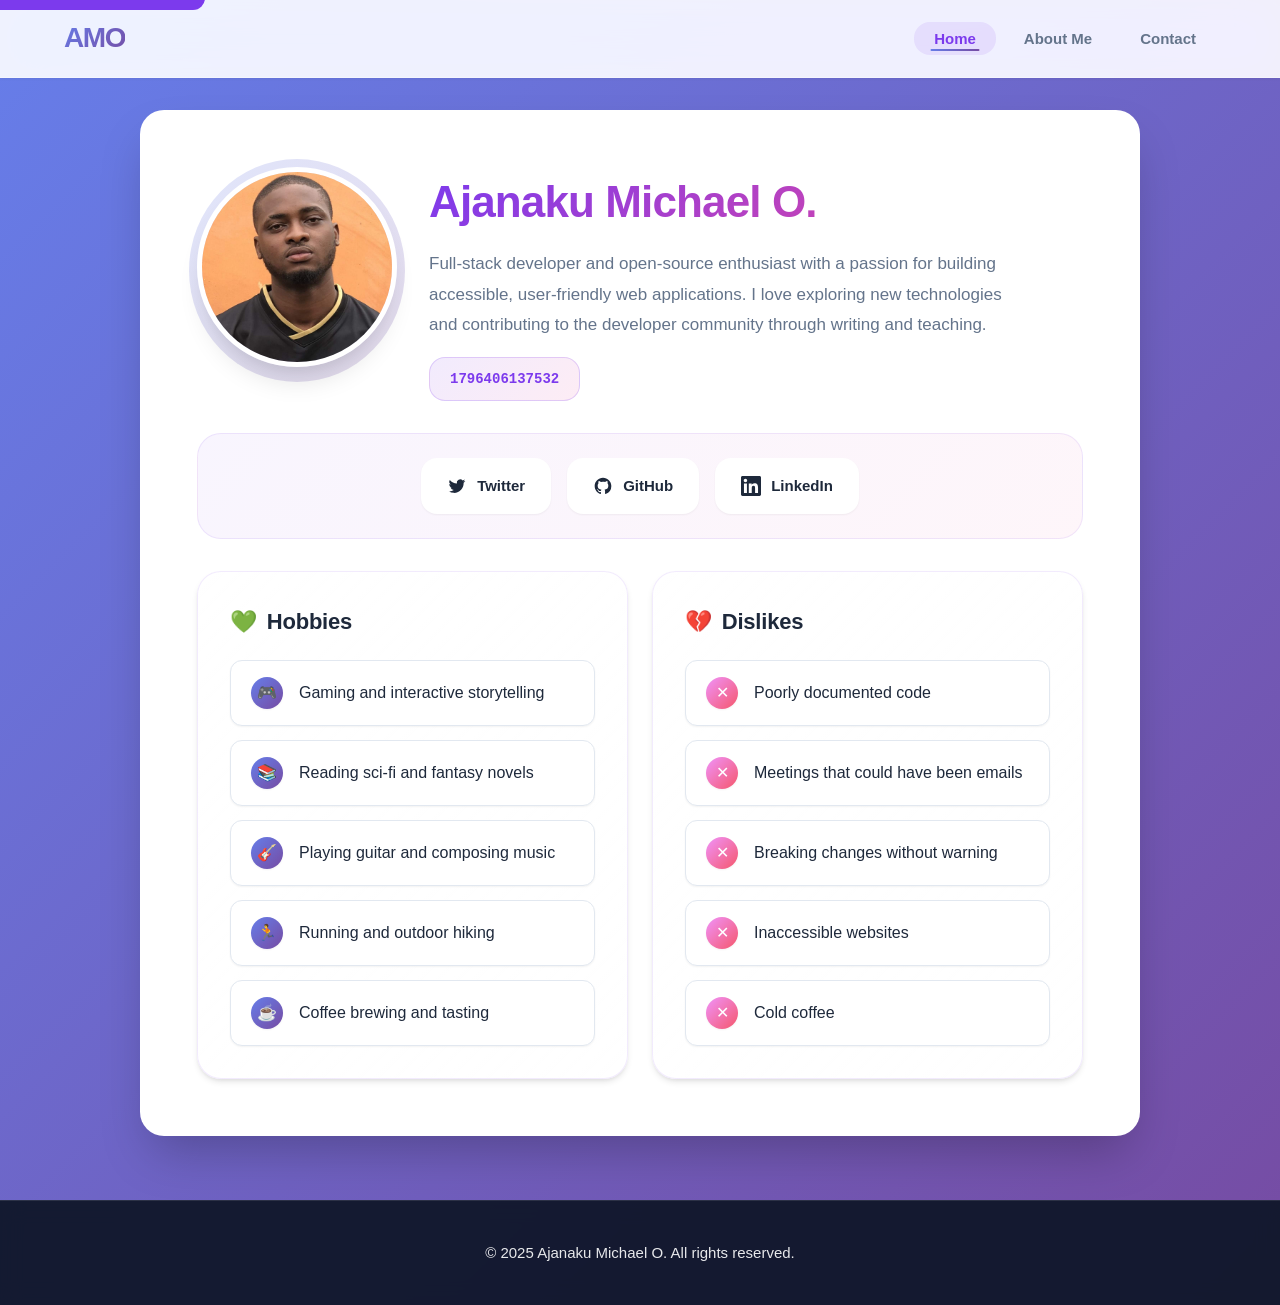
<file: index.html>
<!DOCTYPE html>
<html lang="en">
<head>
  <meta charset="UTF-8">
  <meta name="viewport" content="width=device-width, initial-scale=1.0">
  <title>Profile Card - Ajanaku Michael O.</title>
  <link rel="stylesheet" href="styles.css">
</head>
<body>
  <a href="#main-content" class="skip-link">Skip to main content</a>
  
  <nav class="main-nav" aria-label="Main navigation">
    <div class="nav-container">
      <a href="index.html" class="nav-logo">AMO</a>
      <ul class="nav-links">
        <li><a href="index.html" class="nav-link active" aria-current="page">Home</a></li>
        <li><a href="about.html" class="nav-link">About Me</a></li>
        <li><a href="contact.html" class="nav-link">Contact</a></li>
      </ul>
    </div>
  </nav>

  <article class="profile-card" data-testid="test-profile-card" id="main-content" role="main" aria-label="User profile card">
    <div class="card-content">
      <header class="card-header">
        <figure class="avatar-container">
          <img 
            src="assets/IMG_2901.jpeg" 
            alt="Profile picture of Ajanaku Michael O."
            class="avatar"
            data-testid="test-user-avatar"
          >
        </figure>
        
        <div class="header-text">
          <h2 data-testid="test-user-name">Ajanaku Michael O.</h2>
          <p class="bio" data-testid="test-user-bio">
            Full-stack developer and open-source enthusiast with a passion for building accessible, user-friendly web applications. I love exploring new technologies and contributing to the developer community through writing and teaching.
          </p>
          <span class="timestamp" data-testid="test-user-time" aria-label="Current timestamp in milliseconds"></span>
        </div>
      </header>

      <nav class="social-links" aria-label="Social media links" data-testid="test-user-social-links">
        <ul>
          <li>
            <a 
              href="https://x.com/Ajanaku_iStan" 
              target="_blank" 
              rel="noopener noreferrer"
              data-testid="test-user-social-twitter"
              aria-label="Visit Ajanaku Michael O. on Twitter"
            >
              <svg class="social-icon" fill="currentColor" viewBox="0 0 24 24" aria-hidden="true">
                <path d="M8.29 20.251c7.547 0 11.675-6.253 11.675-11.675 0-.178 0-.355-.012-.53A8.348 8.348 0 0022 5.92a8.19 8.19 0 01-2.357.646 4.118 4.118 0 001.804-2.27 8.224 8.224 0 01-2.605.996 4.107 4.107 0 00-6.993 3.743 11.65 11.65 0 01-8.457-4.287 4.106 4.106 0 001.27 5.477A4.072 4.072 0 012.8 9.713v.052a4.105 4.105 0 003.292 4.022 4.095 4.095 0 01-1.853.07 4.108 4.108 0 003.834 2.85A8.233 8.233 0 012 18.407a11.616 11.616 0 006.29 1.84"/>
              </svg>
              Twitter
            </a>
          </li>
          <li>
            <a 
              href="https://github.com/Mychaelyung" 
              target="_blank" 
              rel="noopener noreferrer"
              data-testid="test-user-social-github"
              aria-label="Visit Ajanaku Michael O. on GitHub"
            >
              <svg class="social-icon" fill="currentColor" viewBox="0 0 24 24" aria-hidden="true">
                <path fill-rule="evenodd" d="M12 2C6.477 2 2 6.484 2 12.017c0 4.425 2.865 8.18 6.839 9.504.5.092.682-.217.682-.483 0-.237-.008-.868-.013-1.703-2.782.605-3.369-1.343-3.369-1.343-.454-1.158-1.11-1.466-1.11-1.466-.908-.62.069-.608.069-.608 1.003.07 1.531 1.032 1.531 1.032.892 1.53 2.341 1.088 2.91.832.092-.647.35-1.088.636-1.338-2.22-.253-4.555-1.113-4.555-4.951 0-1.093.39-1.988 1.029-2.688-.103-.253-.446-1.272.098-2.65 0 0 .84-.27 2.75 1.026A9.564 9.564 0 0112 6.844c.85.004 1.705.115 2.504.337 1.909-1.296 2.747-1.027 2.747-1.027.546 1.379.202 2.398.1 2.651.64.7 1.028 1.595 1.028 2.688 0 3.848-2.339 4.695-4.566 4.943.359.309.678.92.678 1.855 0 1.338-.012 2.419-.012 2.747 0 .268.18.58.688.482A10.019 10.019 0 0022 12.017C22 6.484 17.522 2 12 2z" clip-rule="evenodd"/>
              </svg>
              GitHub
            </a>
          </li>
          <li>
            <a 
              href="https://linkedin.com/in/ajanakumichael" 
              target="_blank" 
              rel="noopener noreferrer"
              data-testid="test-user-social-linkedin"
              aria-label="Visit Ajanaku Michael O. on LinkedIn"
            >
              <svg class="social-icon" fill="currentColor" viewBox="0 0 24 24" aria-hidden="true">
                <path d="M20.447 20.452h-3.554v-5.569c0-1.328-.027-3.037-1.852-3.037-1.853 0-2.136 1.445-2.136 2.939v5.667H9.351V9h3.414v1.561h.046c.477-.9 1.637-1.85 3.37-1.85 3.601 0 4.267 2.37 4.267 5.455v6.286zM5.337 7.433c-1.144 0-2.063-.926-2.063-2.065 0-1.138.92-2.063 2.063-2.063 1.14 0 2.064.925 2.064 2.063 0 1.139-.925 2.065-2.064 2.065zm1.782 13.019H3.555V9h3.564v11.452zM22.225 0H1.771C.792 0 0 .774 0 1.729v20.542C0 23.227.792 24 1.771 24h20.451C23.2 24 24 23.227 24 22.271V1.729C24 .774 23.2 0 22.222 0h.003z"/>
              </svg>
              LinkedIn
            </a>
          </li>
        </ul>
      </nav>

      <div class="lists-container">
        <section class="list-section hobbies-section" data-testid="test-user-hobbies" aria-labelledby="hobbies-heading">
          <h3 id="hobbies-heading">
            <span aria-hidden="true">💚</span>
            Hobbies
          </h3>
          <ul>
            <li>
              <span class="list-icon" aria-hidden="true">🎮</span>
              <span>Gaming and interactive storytelling</span>
            </li>
            <li>
              <span class="list-icon" aria-hidden="true">📚</span>
              <span>Reading sci-fi and fantasy novels</span>
            </li>
            <li>
              <span class="list-icon" aria-hidden="true">🎸</span>
              <span>Playing guitar and composing music</span>
            </li>
            <li>
              <span class="list-icon" aria-hidden="true">🏃</span>
              <span>Running and outdoor hiking</span>
            </li>
            <li>
              <span class="list-icon" aria-hidden="true">☕</span>
              <span>Coffee brewing and tasting</span>
            </li>
          </ul>
        </section>

        <section class="list-section dislikes-section" data-testid="test-user-dislikes" aria-labelledby="dislikes-heading">
          <h3 id="dislikes-heading">
            <span aria-hidden="true">💔</span>
            Dislikes
          </h3>
          <ul>
            <li>
              <span class="list-icon" aria-hidden="true">✕</span>
              <span>Poorly documented code</span>
            </li>
            <li>
              <span class="list-icon" aria-hidden="true">✕</span>
              <span>Meetings that could have been emails</span>
            </li>
            <li>
              <span class="list-icon" aria-hidden="true">✕</span>
              <span>Breaking changes without warning</span>
            </li>
            <li>
              <span class="list-icon" aria-hidden="true">✕</span>
              <span>Inaccessible websites</span>
            </li>
            <li>
              <span class="list-icon" aria-hidden="true">✕</span>
              <span>Cold coffee</span>
            </li>
          </ul>
        </section>
      </div>
    </div>
  </article>

  <footer class="main-footer">
    <p>&copy; 2025 Ajanaku Michael O. All rights reserved.</p>
  </footer>

  <script src="script.js"></script>
</body>
</html>
</file>
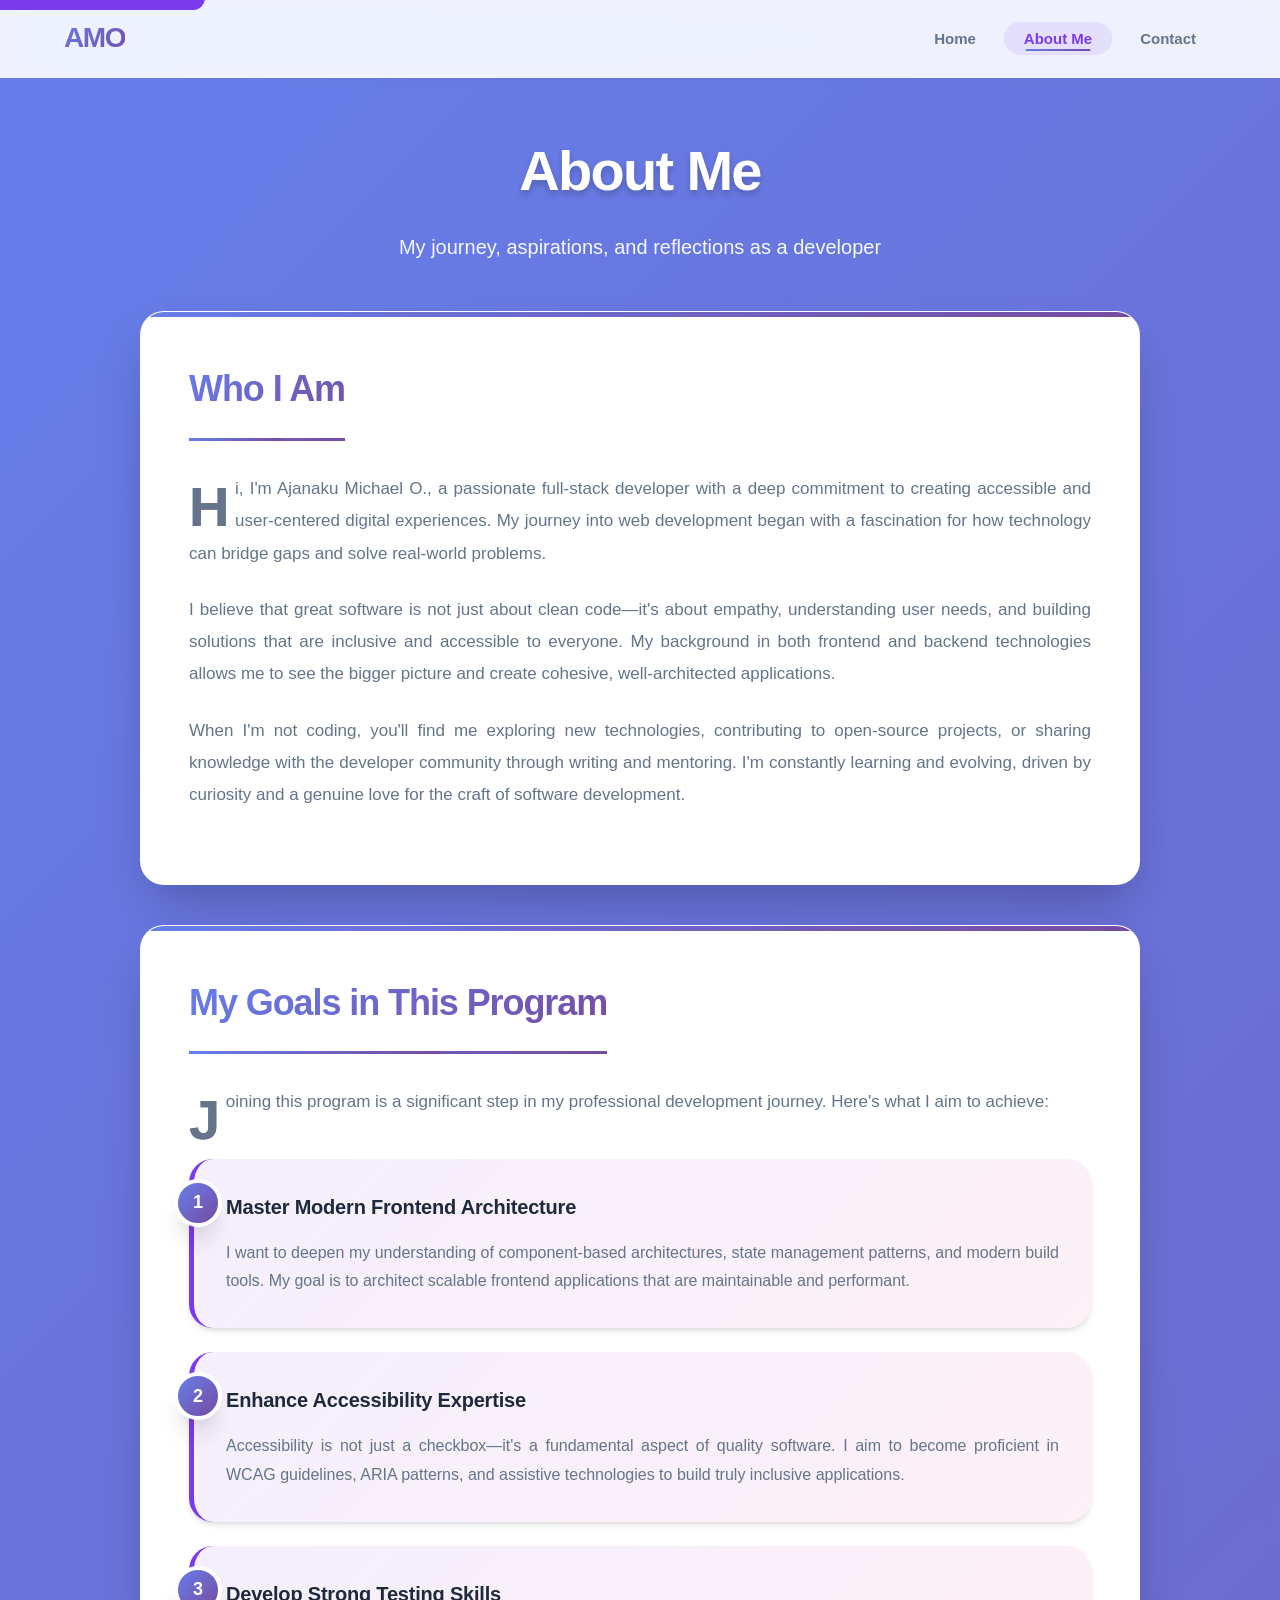
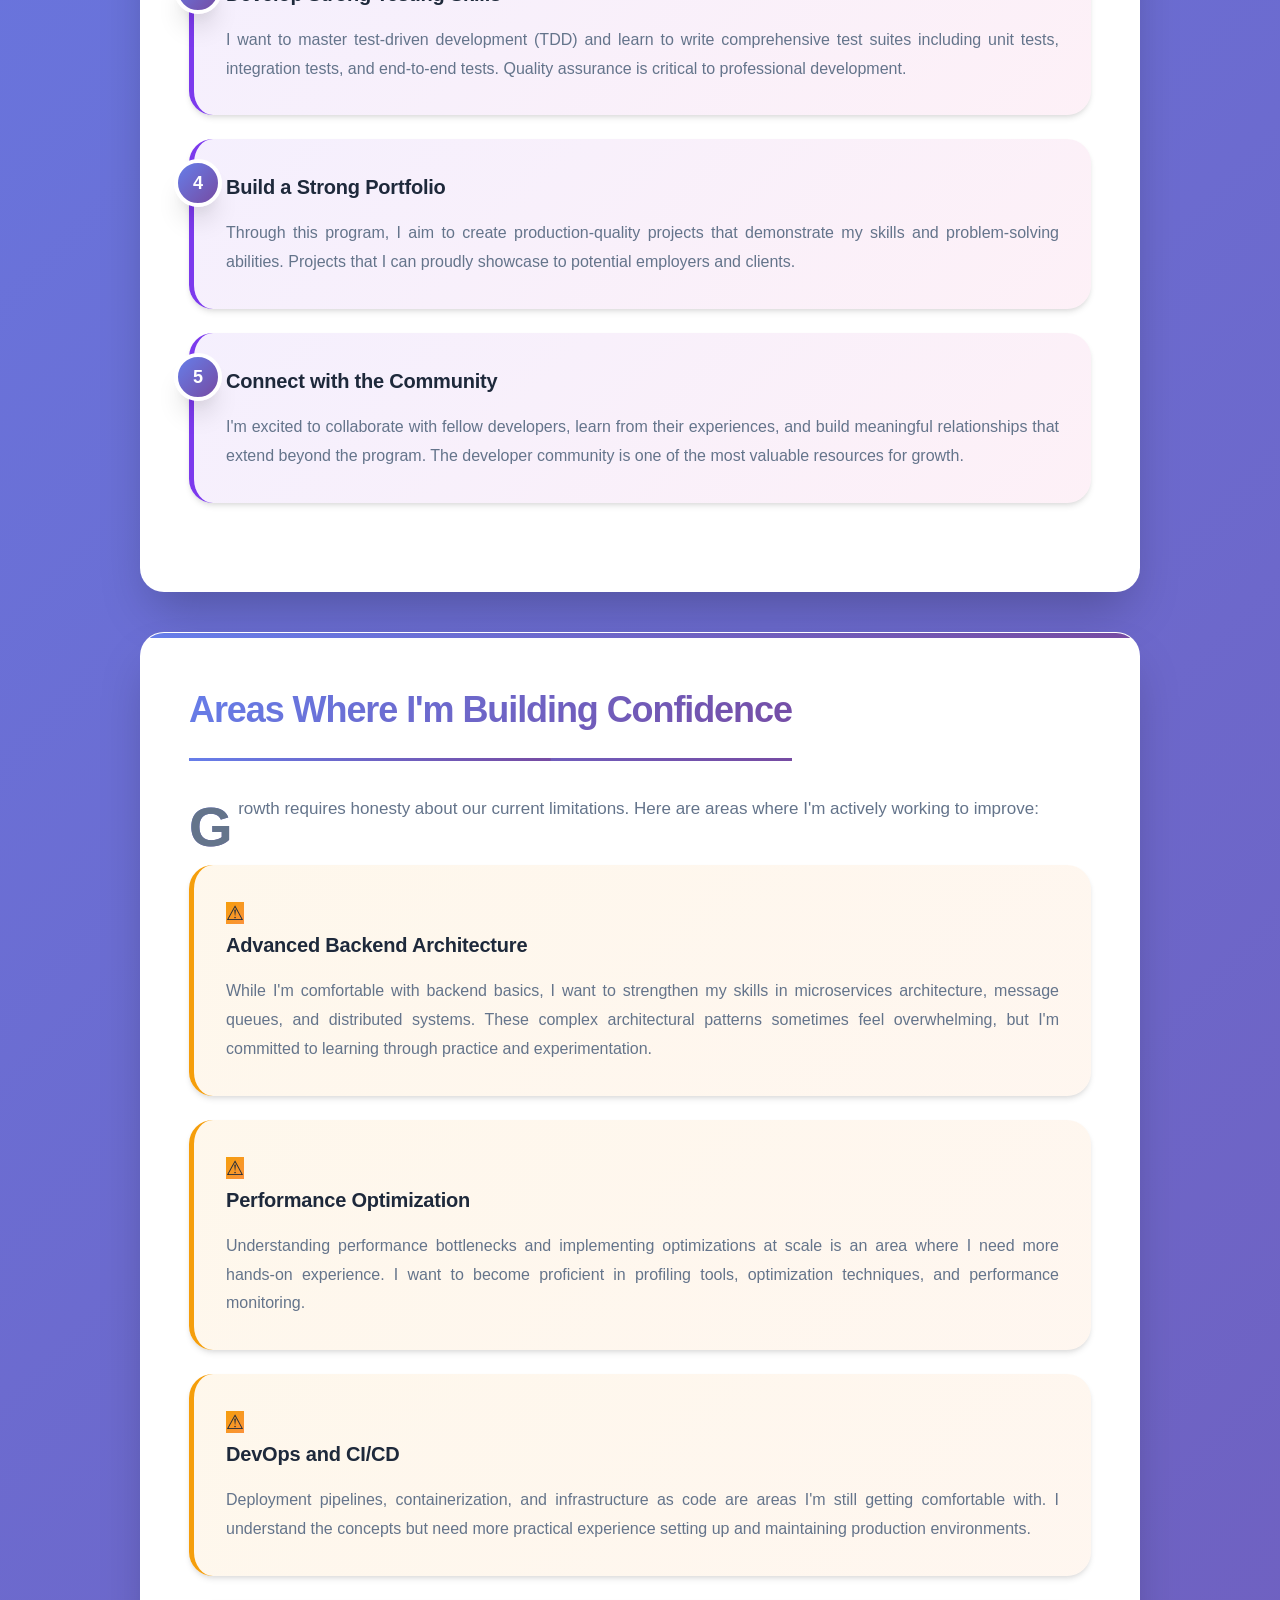
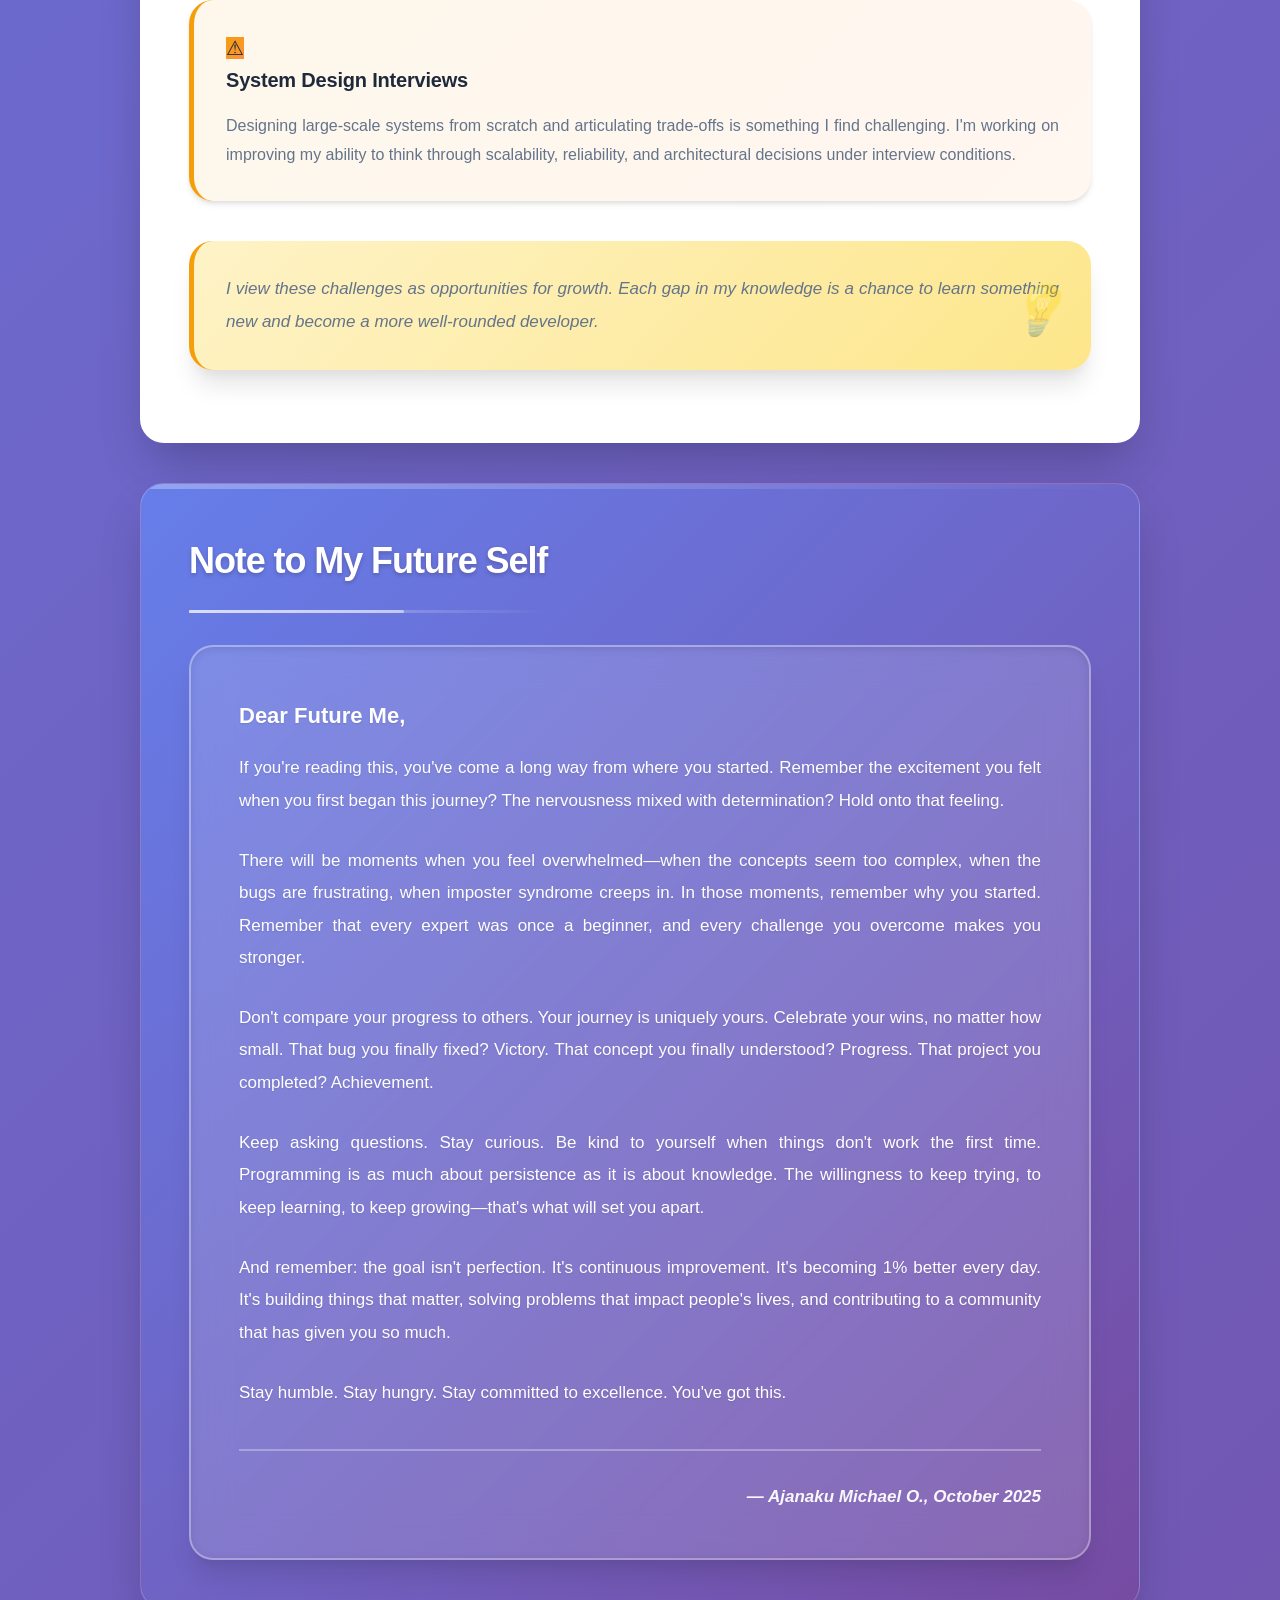
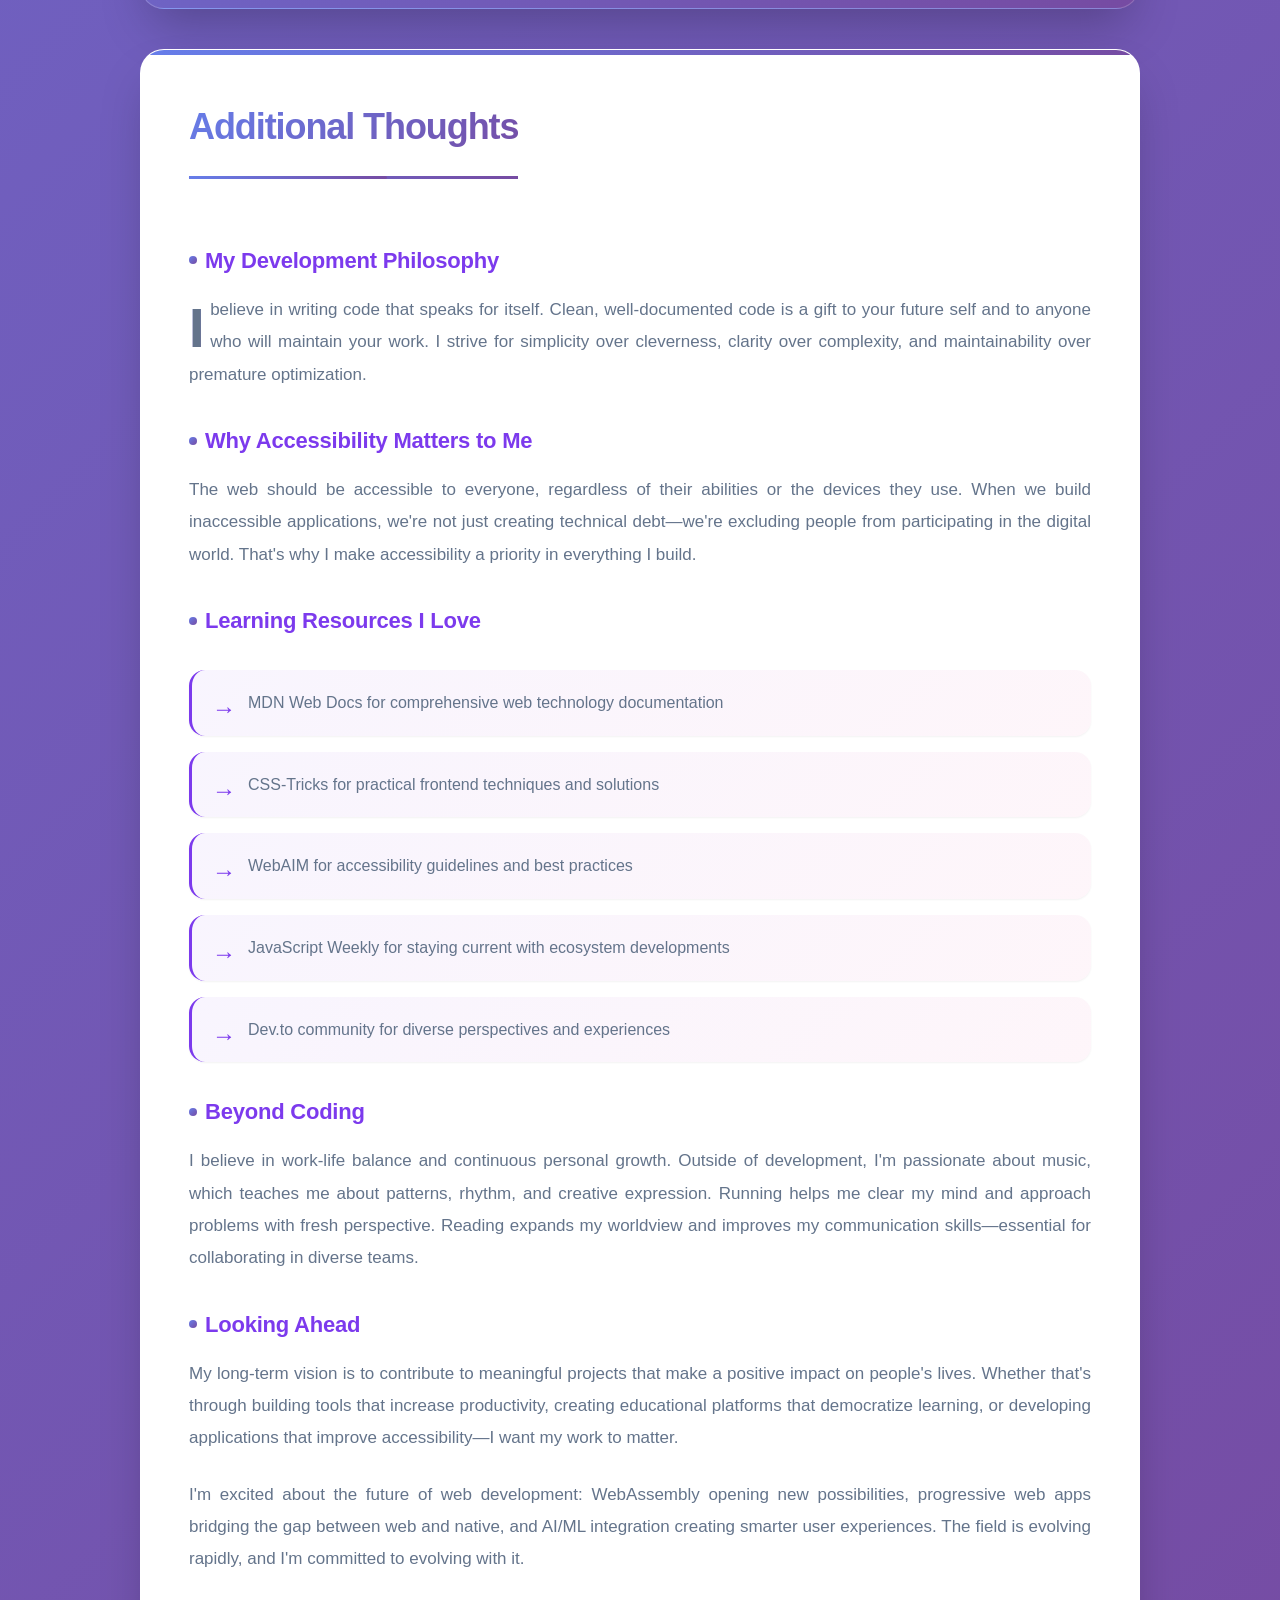
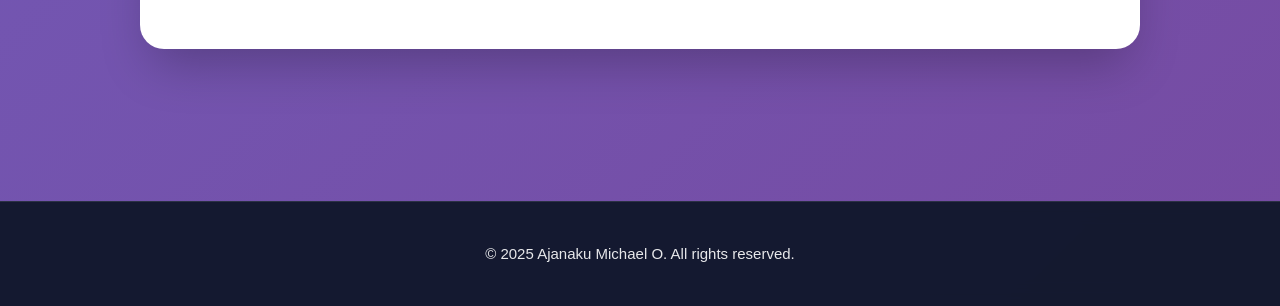
<file: about.html>
<!DOCTYPE html>
<html lang="en">
<head>
  <meta charset="UTF-8">
  <meta name="viewport" content="width=device-width, initial-scale=1.0">
  <title>About Me - Ajanaku Michael O.</title>
  <link rel="stylesheet" href="styles.css">
</head>
<body>
  <a href="#main-content" class="skip-link">Skip to main content</a>
  
  <nav class="main-nav" aria-label="Main navigation">
    <div class="nav-container">
      <a href="index.html" class="nav-logo">AMO</a>
      <ul class="nav-links">
        <li><a href="index.html" class="nav-link">Home</a></li>
        <li><a href="about.html" class="nav-link active" aria-current="page">About Me</a></li>
        <li><a href="contact.html" class="nav-link">Contact</a></li>
      </ul>
    </div>
  </nav>

  <main class="page-content" id="main-content" data-testid="test-about-page">
    <div class="container">
      <header class="page-header">
        <h1>About Me</h1>
        <p class="page-subtitle">My journey, aspirations, and reflections as a developer</p>
      </header>

      <section class="about-section" data-testid="test-about-bio" aria-labelledby="bio-heading">
        <h2 id="bio-heading">Who I Am</h2>
        <div class="section-content">
          <p>
            Hi, I'm Ajanaku Michael O., a passionate full-stack developer with a deep commitment to creating accessible and user-centered digital experiences. My journey into web development began with a fascination for how technology can bridge gaps and solve real-world problems.
          </p>
          <p>
            I believe that great software is not just about clean code—it's about empathy, understanding user needs, and building solutions that are inclusive and accessible to everyone. My background in both frontend and backend technologies allows me to see the bigger picture and create cohesive, well-architected applications.
          </p>
          <p>
            When I'm not coding, you'll find me exploring new technologies, contributing to open-source projects, or sharing knowledge with the developer community through writing and mentoring. I'm constantly learning and evolving, driven by curiosity and a genuine love for the craft of software development.
          </p>
        </div>
      </section>

      <section class="about-section" data-testid="test-about-goals" aria-labelledby="goals-heading">
        <h2 id="goals-heading">My Goals in This Program</h2>
        <div class="section-content">
          <p>
            Joining this program is a significant step in my professional development journey. Here's what I aim to achieve:
          </p>
          <ul class="goals-list">
            <li>
              <h3>Master Modern Frontend Architecture</h3>
              <p>I want to deepen my understanding of component-based architectures, state management patterns, and modern build tools. My goal is to architect scalable frontend applications that are maintainable and performant.</p>
            </li>
            <li>
              <h3>Enhance Accessibility Expertise</h3>
              <p>Accessibility is not just a checkbox—it's a fundamental aspect of quality software. I aim to become proficient in WCAG guidelines, ARIA patterns, and assistive technologies to build truly inclusive applications.</p>
            </li>
            <li>
              <h3>Develop Strong Testing Skills</h3>
              <p>I want to master test-driven development (TDD) and learn to write comprehensive test suites including unit tests, integration tests, and end-to-end tests. Quality assurance is critical to professional development.</p>
            </li>
            <li>
              <h3>Build a Strong Portfolio</h3>
              <p>Through this program, I aim to create production-quality projects that demonstrate my skills and problem-solving abilities. Projects that I can proudly showcase to potential employers and clients.</p>
            </li>
            <li>
              <h3>Connect with the Community</h3>
              <p>I'm excited to collaborate with fellow developers, learn from their experiences, and build meaningful relationships that extend beyond the program. The developer community is one of the most valuable resources for growth.</p>
            </li>
          </ul>
        </div>
      </section>

      <section class="about-section" data-testid="test-about-confidence" aria-labelledby="confidence-heading">
        <h2 id="confidence-heading">Areas Where I'm Building Confidence</h2>
        <div class="section-content">
          <p>
            Growth requires honesty about our current limitations. Here are areas where I'm actively working to improve:
          </p>
          <ul class="confidence-list">
            <li>
              <h3>Advanced Backend Architecture</h3>
              <p>While I'm comfortable with backend basics, I want to strengthen my skills in microservices architecture, message queues, and distributed systems. These complex architectural patterns sometimes feel overwhelming, but I'm committed to learning through practice and experimentation.</p>
            </li>
            <li>
              <h3>Performance Optimization</h3>
              <p>Understanding performance bottlenecks and implementing optimizations at scale is an area where I need more hands-on experience. I want to become proficient in profiling tools, optimization techniques, and performance monitoring.</p>
            </li>
            <li>
              <h3>DevOps and CI/CD</h3>
              <p>Deployment pipelines, containerization, and infrastructure as code are areas I'm still getting comfortable with. I understand the concepts but need more practical experience setting up and maintaining production environments.</p>
            </li>
            <li>
              <h3>System Design Interviews</h3>
              <p>Designing large-scale systems from scratch and articulating trade-offs is something I find challenging. I'm working on improving my ability to think through scalability, reliability, and architectural decisions under interview conditions.</p>
            </li>
          </ul>
          <p class="confidence-note">
            I view these challenges as opportunities for growth. Each gap in my knowledge is a chance to learn something new and become a more well-rounded developer.
          </p>
        </div>
      </section>

      <section class="about-section future-note-section" data-testid="test-about-future-note" aria-labelledby="future-heading">
        <h2 id="future-heading">Note to My Future Self</h2>
        <div class="section-content">
          <blockquote class="future-note">
            <p>Dear Future Me,</p>
            <p>
              If you're reading this, you've come a long way from where you started. Remember the excitement you felt when you first began this journey? The nervousness mixed with determination? Hold onto that feeling.
            </p>
            <p>
              There will be moments when you feel overwhelmed—when the concepts seem too complex, when the bugs are frustrating, when imposter syndrome creeps in. In those moments, remember why you started. Remember that every expert was once a beginner, and every challenge you overcome makes you stronger.
            </p>
            <p>
              Don't compare your progress to others. Your journey is uniquely yours. Celebrate your wins, no matter how small. That bug you finally fixed? Victory. That concept you finally understood? Progress. That project you completed? Achievement.
            </p>
            <p>
              Keep asking questions. Stay curious. Be kind to yourself when things don't work the first time. Programming is as much about persistence as it is about knowledge. The willingness to keep trying, to keep learning, to keep growing—that's what will set you apart.
            </p>
            <p>
              And remember: the goal isn't perfection. It's continuous improvement. It's becoming 1% better every day. It's building things that matter, solving problems that impact people's lives, and contributing to a community that has given you so much.
            </p>
            <p>
              Stay humble. Stay hungry. Stay committed to excellence. You've got this.
            </p>
            <footer>
              <cite>— Ajanaku Michael O., October 2025</cite>
            </footer>
          </blockquote>
        </div>
      </section>

      <section class="about-section" data-testid="test-about-extra" aria-labelledby="extra-heading">
        <h2 id="extra-heading">Additional Thoughts</h2>
        <div class="section-content">
          <h3>My Development Philosophy</h3>
          <p>
            I believe in writing code that speaks for itself. Clean, well-documented code is a gift to your future self and to anyone who will maintain your work. I strive for simplicity over cleverness, clarity over complexity, and maintainability over premature optimization.
          </p>
          
          <h3>Why Accessibility Matters to Me</h3>
          <p>
            The web should be accessible to everyone, regardless of their abilities or the devices they use. When we build inaccessible applications, we're not just creating technical debt—we're excluding people from participating in the digital world. That's why I make accessibility a priority in everything I build.
          </p>
          
          <h3>Learning Resources I Love</h3>
          <ul class="resources-list">
            <li>MDN Web Docs for comprehensive web technology documentation</li>
            <li>CSS-Tricks for practical frontend techniques and solutions</li>
            <li>WebAIM for accessibility guidelines and best practices</li>
            <li>JavaScript Weekly for staying current with ecosystem developments</li>
            <li>Dev.to community for diverse perspectives and experiences</li>
          </ul>
          
          <h3>Beyond Coding</h3>
          <p>
            I believe in work-life balance and continuous personal growth. Outside of development, I'm passionate about music, which teaches me about patterns, rhythm, and creative expression. Running helps me clear my mind and approach problems with fresh perspective. Reading expands my worldview and improves my communication skills—essential for collaborating in diverse teams.
          </p>
          
          <h3>Looking Ahead</h3>
          <p>
            My long-term vision is to contribute to meaningful projects that make a positive impact on people's lives. Whether that's through building tools that increase productivity, creating educational platforms that democratize learning, or developing applications that improve accessibility—I want my work to matter.
          </p>
          <p>
            I'm excited about the future of web development: WebAssembly opening new possibilities, progressive web apps bridging the gap between web and native, and AI/ML integration creating smarter user experiences. The field is evolving rapidly, and I'm committed to evolving with it.
          </p>
        </div>
      </section>
    </div>
  </main>

  <footer class="main-footer">
    <p>&copy; 2025 Ajanaku Michael O. All rights reserved.</p>
  </footer>

  <script src="script.js"></script>
</body>
</html>
</file>
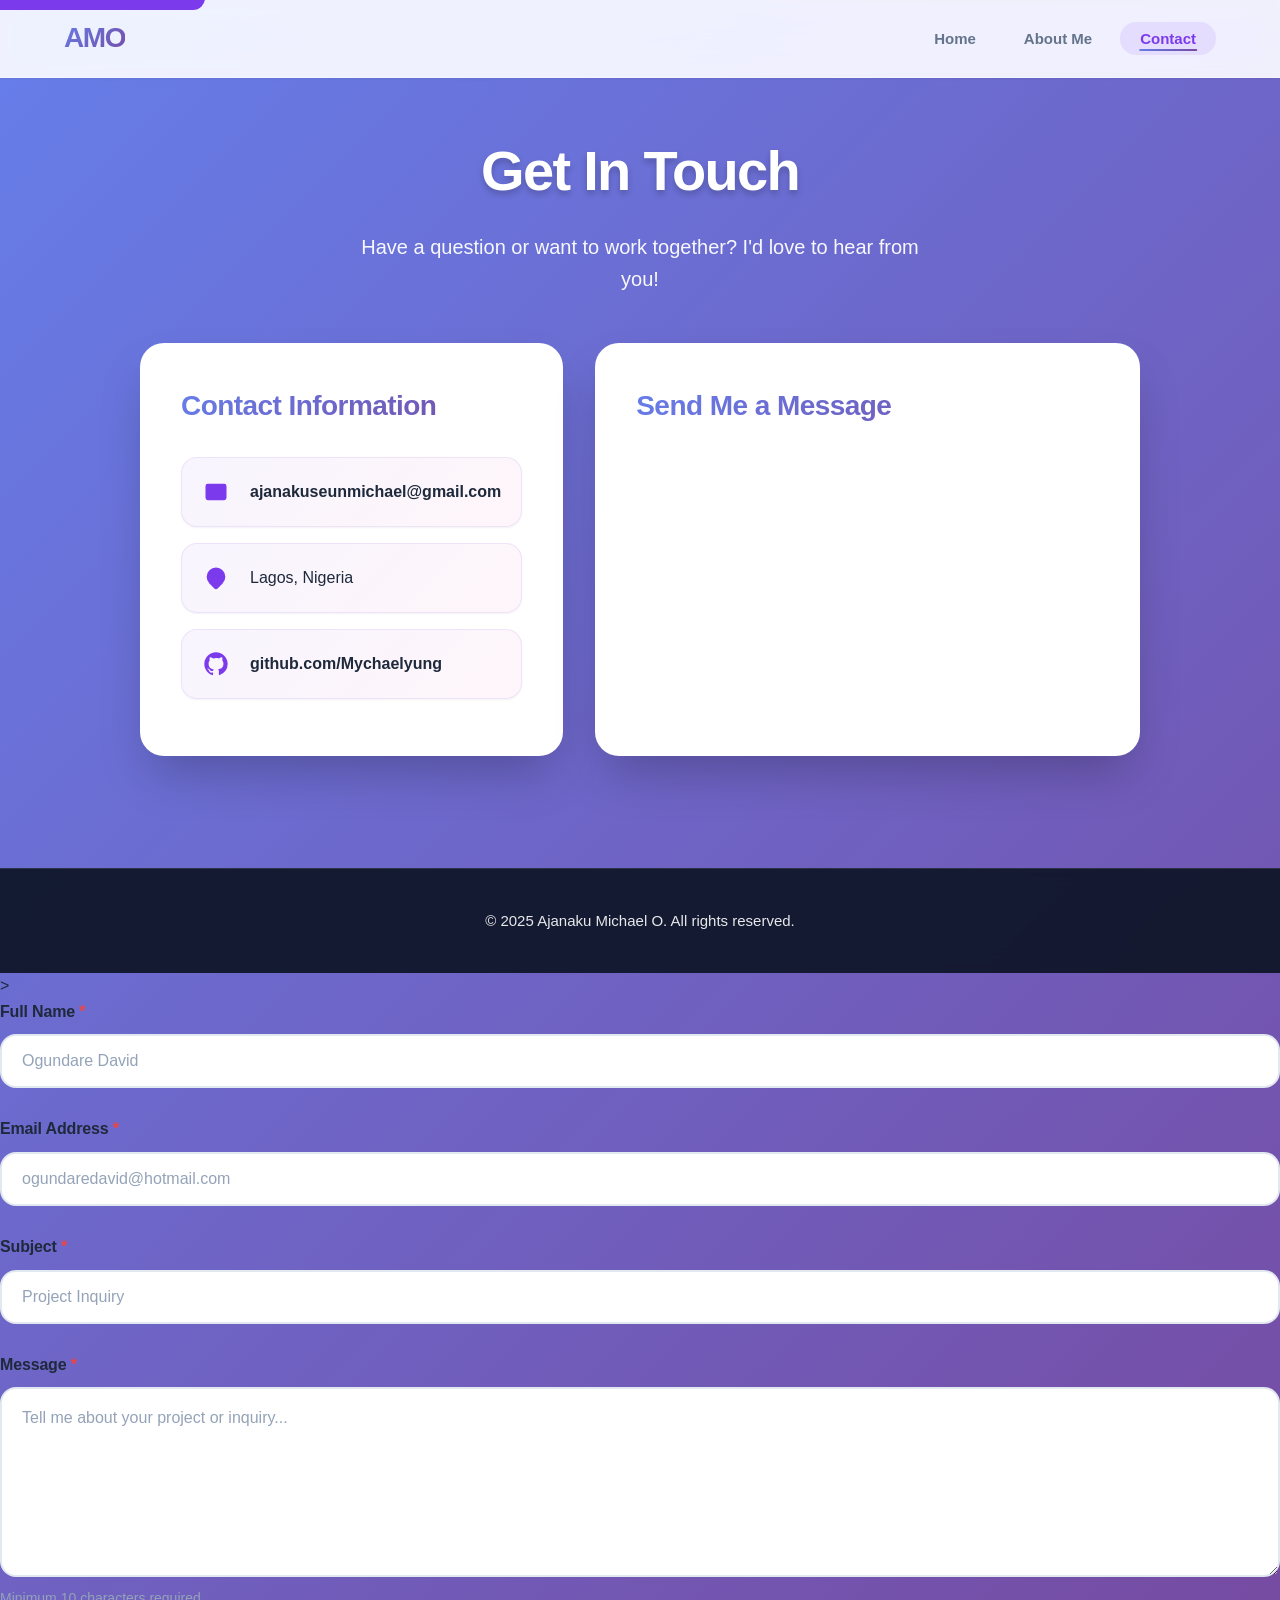
<file: contact.html>
<!DOCTYPE html>
<html lang="en">
<head>
  <meta charset="UTF-8">
  <meta name="viewport" content="width=device-width, initial-scale=1.0">
  <title>Contact Me - Ajanaku Michael O.</title>
  <link rel="stylesheet" href="styles.css">
</head>
<body>
  <a href="#main-content" class="skip-link">Skip to main content</a>
  
  <nav class="main-nav" aria-label="Main navigation">
    <div class="nav-container">
      <a href="index.html" class="nav-logo">AMO</a>
      <ul class="nav-links">
        <li><a href="index.html" class="nav-link">Home</a></li>
        <li><a href="about.html" class="nav-link">About Me</a></li>
        <li><a href="contact.html" class="nav-link active" aria-current="page">Contact</a></li>
      </ul>
    </div>
  </nav>

  <main class="page-content contact-page" id="main-content">
    <div class="container">
      <header class="page-header">
        <h1>Get In Touch</h1>
        <p class="page-subtitle">Have a question or want to work together? I'd love to hear from you!</p>
      </header>

      <div class="contact-content">
        <section class="contact-info">
          <h2>Contact Information</h2>
          <ul class="info-list">
            <li>
              <svg class="info-icon" fill="currentColor" viewBox="0 0 24 24" aria-hidden="true">
                <path d="M3 8l7.89 5.26a2 2 0 002.22 0L21 8M5 19h14a2 2 0 002-2V7a2 2 0 00-2-2H5a2 2 0 00-2 2v10a2 2 0 002 2z"/>
              </svg>
              <a href="mailto:ajanakuseunmichael@gmail.com">ajanakuseunmichael@gmail.com</a>
            </li>
            <li>
              <svg class="info-icon" fill="currentColor" viewBox="0 0 24 24" aria-hidden="true">
                <path d="M17.657 16.657L13.414 20.9a1.998 1.998 0 01-2.827 0l-4.244-4.243a8 8 0 1111.314 0z"/>
                <path d="M15 11a3 3 0 11-6 0 3 3 0 016 0z"/>
              </svg>
              <span>Lagos, Nigeria</span>
            </li>
            <li>
              <svg class="info-icon" fill="currentColor" viewBox="0 0 24 24" aria-hidden="true">
                <path fill-rule="evenodd" d="M12 2C6.477 2 2 6.484 2 12.017c0 4.425 2.865 8.18 6.839 9.504.5.092.682-.217.682-.483 0-.237-.008-.868-.013-1.703-2.782.605-3.369-1.343-3.369-1.343-.454-1.158-1.11-1.466-1.11-1.466-.908-.62.069-.608.069-.608 1.003.07 1.531 1.032 1.531 1.032.892 1.53 2.341 1.088 2.91.832.092-.647.35-1.088.636-1.338-2.22-.253-4.555-1.113-4.555-4.951 0-1.093.39-1.988 1.029-2.688-.103-.253-.446-1.272.098-2.65 0 0 .84-.27 2.75 1.026A9.564 9.564 0 0112 6.844c.85.004 1.705.115 2.504.337 1.909-1.296 2.747-1.027 2.747-1.027.546 1.379.202 2.398.1 2.651.64.7 1.028 1.595 1.028 2.688 0 3.848-2.339 4.695-4.566 4.943.359.309.678.92.678 1.855 0 1.338-.012 2.419-.012 2.747 0 .268.18.58.688.482A10.019 10.019 0 0022 12.017C22 6.484 17.522 2 12 2z" clip-rule="evenodd"/>
              </svg>
              <a href="https://github.com/Mychaelyung" target="_blank" rel="noopener noreferrer">github.com/Mychaelyung</a>
            </li>
          </ul>
        </section>

        <section class="contact-form-section">
          <h2>Send Me a Message</h2>
          
          <div 
            class="success-message" 
            data-testid="test-contact-success" 
            role="alert" 
            aria-live="polite"
            style="display: none;"
          >
            <svg class="success-icon" fill="currentColor" viewBox="0 0 24 24" aria-hidden="true">
              <path d="M9 12l2 2 4-4m6 2a9 9 0 11-18 0 9 9 0 0118 0z"/>
            </svg>
            <div>
              <h3>Message Sent Successfully!</h3>
              <p>Thank you for reaching out. I'll get back to you as soon as possible.</p>
            </div>

            <button 
              type="submit" 
              class="submit-button"
              data-testid="test-contact-submit"
            >
              <span class="button-text">Send Message</span>
              <svg class="button-icon" fill="none" stroke="currentColor" viewBox="0 0 24 24" aria-hidden="true">
                <path stroke-linecap="round" stroke-linejoin="round" stroke-width="2" d="M14 5l7 7m0 0l-7 7m7-7H3"/>
              </svg>
            </button>
          </form>
        </section>
      </div>
    </div>
  </main>

  <footer class="main-footer">
    <p>&copy; 2025 Ajanaku Michael O. All rights reserved.</p>
  </footer>

  <script src="contact.js"></script>
  <script src="script.js"></script>
</body>
</html>>
          </div>

          <form id="contactForm" class="contact-form" novalidate>
            <div class="form-group">
              <label for="name" class="form-label">
                Full Name <span class="required" aria-label="required">*</span>
              </label>
              <input 
                type="text" 
                id="name" 
                name="name"
                class="form-input"
                data-testid="test-contact-name"
                aria-required="true"
                aria-describedby="name-error"
                placeholder="Ogundare David"
              >
              <span 
                id="name-error" 
                class="error-message" 
                data-testid="test-contact-error-name"
                role="alert"
              ></span>
            </div>

            <div class="form-group">
              <label for="email" class="form-label">
                Email Address <span class="required" aria-label="required">*</span>
              </label>
              <input 
                type="email" 
                id="email" 
                name="email"
                class="form-input"
                data-testid="test-contact-email"
                aria-required="true"
                aria-describedby="email-error"
                placeholder="ogundaredavid@hotmail.com"
              >
              <span 
                id="email-error" 
                class="error-message" 
                data-testid="test-contact-error-email"
                role="alert"
              ></span>
            </div>

            <div class="form-group">
              <label for="subject" class="form-label">
                Subject <span class="required" aria-label="required">*</span>
              </label>
              <input 
                type="text" 
                id="subject" 
                name="subject"
                class="form-input"
                data-testid="test-contact-subject"
                aria-required="true"
                aria-describedby="subject-error"
                placeholder="Project Inquiry"
              >
              <span 
                id="subject-error" 
                class="error-message" 
                data-testid="test-contact-error-subject"
                role="alert"
              ></span>
            </div>

            <div class="form-group">
              <label for="message" class="form-label">
                Message <span class="required" aria-label="required">*</span>
              </label>
              <textarea 
                id="message" 
                name="message"
                class="form-input form-textarea"
                data-testid="test-contact-message"
                aria-required="true"
                aria-describedby="message-error message-hint"
                rows="6"
                placeholder="Tell me about your project or inquiry..."
              ></textarea>
              <span id="message-hint" class="form-hint">Minimum 10 characters required</span>
              <span 
                id="message-error" 
                class="error-message" 
                data-testid="test-contact-error-message"
                role="alert"
              ></span>
            </div
</file>
<file: styles.css>
* {
  margin: 0;
  padding: 0;
  box-sizing: border-box;
}

:root {
  --primary-color: #7c3aed;
  --primary-dark: #6d28d9;
  --secondary-color: #ec4899;
  --accent-color: #14b8a6;
  --text-primary: #1e293b;
  --text-secondary: #64748b;
  --text-light: #94a3b8;
  --bg-card: #ffffff;
  --bg-body: #f8fafc;
  --bg-dark: #0f172a;
  --border-color: #e2e8f0;
  --shadow-sm: 0 1px 2px 0 rgba(0, 0, 0, 0.05);
  --shadow-md: 0 4px 6px -1px rgba(0, 0, 0, 0.1), 0 2px 4px -1px rgba(0, 0, 0, 0.06);
  --shadow-lg: 0 20px 25px -5px rgba(0, 0, 0, 0.1), 0 10px 10px -5px rgba(0, 0, 0, 0.04);
  --shadow-xl: 0 25px 50px -12px rgba(0, 0, 0, 0.25);
  --radius-sm: 0.5rem;
  --radius-md: 0.75rem;
  --radius-lg: 1rem;
  --radius-xl: 1.5rem;
  --focus-ring: 0 0 0 3px rgba(124, 58, 237, 0.3);
  --gradient-primary: linear-gradient(135deg, #667eea 0%, #764ba2 100%);
  --gradient-secondary: linear-gradient(135deg, #f093fb 0%, #f5576c 100%);
  --gradient-accent: linear-gradient(135deg, #4facfe 0%, #00f2fe 100%);
}

body {
  font-family: 'Inter', -apple-system, BlinkMacSystemFont, 'Segoe UI', Roboto, Oxygen, Ubuntu, Cantarell, sans-serif;
  line-height: 1.6;
  background: var(--gradient-primary);
  min-height: 100vh;
  color: var(--text-primary);
}

/* Navigation Styles */
.main-nav {
  background: rgba(255, 255, 255, 0.9);
  backdrop-filter: blur(20px) saturate(180%);
  box-shadow: 0 1px 3px rgba(0, 0, 0, 0.05);
  position: sticky;
  top: 0;
  z-index: 50;
  border-bottom: 1px solid rgba(255, 255, 255, 0.3);
}

.nav-container {
  max-width: 1200px;
  margin: 0 auto;
  padding: 1rem 1.5rem;
  display: flex;
  justify-content: space-between;
  align-items: center;
}

.nav-logo {
  font-size: 1.75rem;
  font-weight: 800;
  background: var(--gradient-primary);
  -webkit-background-clip: text;
  -webkit-text-fill-color: transparent;
  background-clip: text;
  text-decoration: none;
  transition: transform 0.3s ease;
  letter-spacing: -0.05em;
}

.nav-logo:hover {
  transform: scale(1.05);
}

.nav-links {
  list-style: none;
  display: flex;
  gap: 0.5rem;
  margin: 0;
}

.nav-link {
  text-decoration: none;
  color: var(--text-secondary);
  font-weight: 600;
  padding: 0.5rem 1.25rem;
  border-radius: var(--radius-lg);
  transition: all 0.3s ease;
  position: relative;
  font-size: 0.9375rem;
}

.nav-link::before {
  content: '';
  position: absolute;
  bottom: 0.25rem;
  left: 50%;
  transform: translateX(-50%) scaleX(0);
  width: 60%;
  height: 2px;
  background: var(--gradient-primary);
  border-radius: 2px;
  transition: transform 0.3s ease;
}

.nav-link:hover {
  color: var(--primary-color);
  background: rgba(124, 58, 237, 0.05);
}

.nav-link:hover::before {
  transform: translateX(-50%) scaleX(1);
}

.nav-link.active {
  color: var(--primary-color);
  background: rgba(124, 58, 237, 0.1);
}

.nav-link.active::before {
  transform: translateX(-50%) scaleX(1);
}

/* Skip Link */
.skip-link {
  position: absolute;
  top: -40px;
  left: 0;
  background: var(--primary-color);
  color: white;
  padding: 0.75rem 1.5rem;
  text-decoration: none;
  z-index: 100;
  border-radius: 0 0 var(--radius-md) 0;
  font-weight: 600;
}

.skip-link:focus {
  top: 0;
}

/* Profile Card (Home Page) */
.profile-card {
  background: var(--bg-card);
  border-radius: var(--radius-xl);
  box-shadow: var(--shadow-xl);
  max-width: 1000px;
  width: 100%;
  overflow: hidden;
  animation: fadeInUp 0.6s ease-out;
  margin: 2rem auto;
  border: 1px solid rgba(255, 255, 255, 0.5);
}

@keyframes fadeInUp {
  from {
    opacity: 0;
    transform: translateY(30px);
  }
  to {
    opacity: 1;
    transform: translateY(0);
  }
}

.card-content {
  display: grid;
  gap: 2rem;
  padding: 2.5rem;
}

.card-header {
  display: flex;
  flex-direction: column;
  gap: 2rem;
  align-items: center;
  text-align: center;
}

.avatar-container {
  margin: 0;
  position: relative;
}

.avatar-container::before {
  content: '';
  position: absolute;
  inset: -8px;
  background: var(--gradient-primary);
  border-radius: 50%;
  opacity: 0.2;
  animation: pulse 3s ease-in-out infinite;
}

@keyframes pulse {
  0%, 100% {
    opacity: 0.2;
    transform: scale(1);
  }
  50% {
    opacity: 0.3;
    transform: scale(1.05);
  }
}

.avatar {
  width: 160px;
  height: 160px;
  border-radius: 50%;
  object-fit: cover;
  border: 5px solid white;
  box-shadow: var(--shadow-lg);
  transition: transform 0.3s ease, box-shadow 0.3s ease;
  position: relative;
  z-index: 1;
}

.avatar:hover {
  transform: scale(1.05);
  box-shadow: var(--shadow-xl);
}

.header-text h2 {
  font-size: 2.25rem;
  font-weight: 800;
  color: var(--text-primary);
  margin-bottom: 0.75rem;
  letter-spacing: -0.02em;
  background: linear-gradient(135deg, var(--primary-color) 0%, var(--secondary-color) 100%);
  -webkit-background-clip: text;
  -webkit-text-fill-color: transparent;
  background-clip: text;
}

.bio {
  font-size: 1.0625rem;
  color: var(--text-secondary);
  line-height: 1.8;
  max-width: 600px;
}

.timestamp {
  display: inline-flex;
  align-items: center;
  gap: 0.5rem;
  background: linear-gradient(135deg, rgba(124, 58, 237, 0.1) 0%, rgba(236, 72, 153, 0.1) 100%);
  padding: 0.625rem 1.25rem;
  border-radius: var(--radius-lg);
  font-size: 0.875rem;
  color: var(--primary-color);
  font-family: 'SF Mono', 'Monaco', 'Courier New', monospace;
  margin-top: 1rem;
  font-weight: 600;
  border: 1px solid rgba(124, 58, 237, 0.2);
}

.social-links {
  background: linear-gradient(135deg, rgba(124, 58, 237, 0.05) 0%, rgba(236, 72, 153, 0.05) 100%);
  padding: 1.5rem;
  border-radius: var(--radius-xl);
  border: 1px solid rgba(124, 58, 237, 0.1);
}

.social-links ul {
  list-style: none;
  display: flex;
  gap: 1rem;
  justify-content: center;
  flex-wrap: wrap;
}

.social-links a {
  display: inline-flex;
  align-items: center;
  gap: 0.625rem;
  padding: 0.875rem 1.5rem;
  background: white;
  border-radius: var(--radius-lg);
  text-decoration: none;
  color: var(--text-primary);
  font-weight: 600;
  transition: all 0.3s ease;
  border: 2px solid transparent;
  box-shadow: var(--shadow-sm);
  font-size: 0.9375rem;
}

.social-links a:hover {
  background: var(--primary-color);
  color: white;
  transform: translateY(-3px);
  box-shadow: var(--shadow-lg);
  border-color: var(--primary-dark);
}

.social-links a:focus {
  outline: none;
  box-shadow: var(--focus-ring);
}

.social-icon {
  width: 20px;
  height: 20px;
  transition: transform 0.3s ease;
}

.social-links a:hover .social-icon {
  transform: scale(1.1);
}

.lists-container {
  display: grid;
  gap: 1.5rem;
}

.list-section {
  background: linear-gradient(135deg, rgba(255, 255, 255, 0.9) 0%, rgba(255, 255, 255, 0.7) 100%);
  padding: 2rem;
  border-radius: var(--radius-xl);
  box-shadow: var(--shadow-md);
  border: 1px solid rgba(124, 58, 237, 0.1);
  backdrop-filter: blur(10px);
}

.list-section h3 {
  font-size: 1.375rem;
  font-weight: 700;
  color: var(--text-primary);
  margin-bottom: 1.25rem;
  display: flex;
  align-items: center;
  gap: 0.625rem;
  letter-spacing: -0.01em;
}

.list-section ul {
  list-style: none;
  display: flex;
  flex-direction: column;
  gap: 0.875rem;
}

.list-section li {
  display: flex;
  align-items: center;
  gap: 1rem;
  padding: 1rem 1.25rem;
  background: white;
  border-radius: var(--radius-md);
  transition: all 0.3s ease;
  box-shadow: var(--shadow-sm);
  border: 1px solid var(--border-color);
}

.list-section li:hover {
  transform: translateX(8px);
  box-shadow: var(--shadow-md);
  border-color: var(--primary-color);
}

.list-icon {
  flex-shrink: 0;
  width: 32px;
  height: 32px;
  display: flex;
  align-items: center;
  justify-content: center;
  background: var(--gradient-primary);
  color: white;
  border-radius: 50%;
  font-size: 1rem;
  box-shadow: var(--shadow-sm);
}

.dislikes-section .list-icon {
  background: linear-gradient(135deg, #f093fb 0%, #f5576c 100%);
}

/* Footer */
.main-footer {
  background: rgba(15, 23, 42, 0.95);
  backdrop-filter: blur(10px);
  color: rgba(255, 255, 255, 0.9);
  text-align: center;
  padding: 2.5rem;
  margin-top: 4rem;
  border-top: 1px solid rgba(255, 255, 255, 0.1);
}

.main-footer p {
  margin: 0;
  font-size: 0.9375rem;
  font-weight: 500;
}

/* Page Content */
.page-content {
  min-height: calc(100vh - 250px);
  padding: 3rem 1rem;
}

.container {
  max-width: 1000px;
  margin: 0 auto;
}

.page-header {
  text-align: center;
  margin-bottom: 3rem;
  animation: fadeInUp 0.6s ease-out;
}

.page-header h1 {
  font-size: 3rem;
  color: white;
  margin-bottom: 1rem;
  text-shadow: 0 4px 6px rgba(0, 0, 0, 0.2);
  font-weight: 800;
  letter-spacing: -0.03em;
}

.page-subtitle {
  font-size: 1.25rem;
  color: rgba(255, 255, 255, 0.95);
  max-width: 600px;
  margin: 0 auto;
  font-weight: 500;
}

/* About Page */
.about-section {
  background: white;
  border-radius: var(--radius-xl);
  padding: 3rem;
  margin-bottom: 2.5rem;
  box-shadow: var(--shadow-xl);
  animation: fadeInUp 0.6s ease-out;
  border: 1px solid rgba(255, 255, 255, 0.5);
  position: relative;
  overflow: hidden;
}

.about-section::before {
  content: '';
  position: absolute;
  top: 0;
  left: 0;
  right: 0;
  height: 5px;
  background: var(--gradient-primary);
}

.about-section h2 {
  font-size: 2.25rem;
  font-weight: 800;
  background: var(--gradient-primary);
  -webkit-background-clip: text;
  -webkit-text-fill-color: transparent;
  background-clip: text;
  margin-bottom: 2rem;
  padding-bottom: 1.25rem;
  border-bottom: 3px solid transparent;
  border-image: var(--gradient-primary) 1;
  letter-spacing: -0.03em;
  position: relative;
  display: inline-block;
}

.about-section h2::after {
  content: '';
  position: absolute;
  bottom: -3px;
  left: 0;
  width: 60%;
  height: 3px;
  background: var(--gradient-primary);
  border-radius: 2px;
}

.about-section h3 {
  font-size: 1.375rem;
  color: var(--primary-color);
  margin-top: 2rem;
  margin-bottom: 1rem;
  font-weight: 700;
  letter-spacing: -0.01em;
  display: flex;
  align-items: center;
  gap: 0.5rem;
}

.about-section h3::before {
  content: '';
  width: 8px;
  height: 8px;
  background: var(--gradient-primary);
  border-radius: 50%;
  display: inline-block;
}

.section-content p {
  margin-bottom: 1.5rem;
  line-height: 1.9;
  color: var(--text-secondary);
  font-size: 1.0625rem;
  text-align: justify;
}

.section-content > p:first-of-type::first-letter {
  font-size: 3.5rem;
  font-weight: 800;
  line-height: 1;
  float: left;
  margin: 0.1em 0.1em 0 0;
  background: var(--gradient-primary);
  -webkit-background-clip: text;
  -webkit-text-fill-color: transparent;
  background-clip: text;
}

.goals-list,
.confidence-list {
  list-style: none;
  padding: 0;
  margin: 2.5rem 0;
  counter-reset: item;
}

.goals-list li,
.confidence-list li {
  background: linear-gradient(135deg, rgba(124, 58, 237, 0.08) 0%, rgba(236, 72, 153, 0.08) 100%);
  padding: 2rem;
  margin-bottom: 1.5rem;
  border-radius: var(--radius-xl);
  border-left: 5px solid var(--primary-color);
  transition: all 0.4s cubic-bezier(0.4, 0, 0.2, 1);
  box-shadow: var(--shadow-md);
  position: relative;
  counter-increment: item;
}

.goals-list li::before {
  content: counter(item);
  position: absolute;
  left: -20px;
  top: 20px;
  width: 40px;
  height: 40px;
  background: var(--gradient-primary);
  border-radius: 50%;
  display: flex;
  align-items: center;
  justify-content: center;
  color: white;
  font-weight: 800;
  font-size: 1.125rem;
  box-shadow: var(--shadow-lg);
  border: 4px solid white;
}

.goals-list li:hover,
.confidence-list li:hover {
  transform: translateX(15px) translateY(-5px);
  box-shadow: var(--shadow-xl);
  border-left-width: 8px;
}

.confidence-list li {
  border-left-color: #f59e0b;
  background: linear-gradient(135deg, rgba(245, 158, 11, 0.08) 0%, rgba(251, 146, 60, 0.08) 100%);
}

.confidence-list li::before {
  content: '⚠';
  background: linear-gradient(135deg, #f59e0b 0%, #fb923c 100%);
  font-size: 1.25rem;
}

.goals-list h3,
.confidence-list h3 {
  margin-top: 0;
  margin-bottom: 1rem;
  font-size: 1.25rem;
  font-weight: 800;
  color: var(--text-primary);
  letter-spacing: -0.01em;
}

.goals-list h3::before,
.confidence-list h3::before {
  display: none;
}

.goals-list p,
.confidence-list p {
  margin-bottom: 0;
  font-size: 1rem;
  line-height: 1.8;
  color: var(--text-secondary);
}

.confidence-note {
  background: linear-gradient(135deg, #fef3c7 0%, #fde68a 100%);
  padding: 2rem;
  border-radius: var(--radius-xl);
  border-left: 5px solid #f59e0b;
  margin-top: 2.5rem;
  font-style: italic;
  box-shadow: var(--shadow-lg);
  position: relative;
  overflow: hidden;
}

.confidence-note::before {
  content: '💡';
  position: absolute;
  top: 1.5rem;
  right: 1.5rem;
  font-size: 3rem;
  opacity: 0.3;
}

.confidence-note p {
  position: relative;
  z-index: 1;
  color: #92400e;
  font-weight: 600;
  font-size: 1.0625rem;
}

.future-note-section {
  background: var(--gradient-primary);
  color: white;
  box-shadow: var(--shadow-xl);
  border: 1px solid rgba(255, 255, 255, 0.2);
  position: relative;
}

.future-note-section::before {
  background: linear-gradient(90deg, rgba(255, 255, 255, 0.3), transparent);
}

.future-note-section::after {
  content: '';
  position: absolute;
  top: -50%;
  right: -20%;
  width: 400px;
  height: 400px;
  background: radial-gradient(circle, rgba(255, 255, 255, 0.1) 0%, transparent 70%);
  border-radius: 50%;
  pointer-events: none;
}

.future-note-section h2 {
  color: white;
  -webkit-text-fill-color: white;
  border-image: linear-gradient(90deg, rgba(255, 255, 255, 0.5), transparent) 1;
  text-shadow: 0 2px 4px rgba(0, 0, 0, 0.2);
}

.future-note-section h2::after {
  background: rgba(255, 255, 255, 0.5);
}

.future-note {
  background: rgba(255, 255, 255, 0.15);
  backdrop-filter: blur(20px);
  padding: 3rem;
  border-radius: var(--radius-xl);
  border: 2px solid rgba(255, 255, 255, 0.3);
  margin: 0;
  box-shadow: inset 0 2px 8px rgba(0, 0, 0, 0.1), var(--shadow-lg);
  position: relative;
  z-index: 1;
}

.future-note p {
  color: white;
  margin-bottom: 1.75rem;
  font-size: 1.0625rem;
  line-height: 1.9;
  text-shadow: 0 1px 2px rgba(0, 0, 0, 0.1);
}

.future-note p:first-child {
  font-size: 1.375rem;
  font-weight: 700;
  margin-bottom: 1rem;
}

.future-note footer {
  text-align: right;
  margin-top: 2.5rem;
  padding-top: 2rem;
  border-top: 2px solid rgba(255, 255, 255, 0.3);
}

.future-note cite {
  color: rgba(255, 255, 255, 0.95);
  font-style: italic;
  font-weight: 700;
  font-size: 1.0625rem;
}

.resources-list {
  list-style: none;
  padding-left: 0;
  display: grid;
  gap: 1rem;
  margin: 2rem 0;
}

.resources-list li {
  padding: 1.25rem 1.5rem 1.25rem 3.5rem;
  position: relative;
  color: var(--text-secondary);
  transition: all 0.3s ease;
  background: linear-gradient(135deg, rgba(124, 58, 237, 0.05) 0%, rgba(236, 72, 153, 0.05) 100%);
  border-radius: var(--radius-lg);
  border-left: 3px solid var(--primary-color);
  font-weight: 500;
  box-shadow: var(--shadow-sm);
}

.resources-list li::before {
  content: '→';
  position: absolute;
  left: 1.25rem;
  color: var(--primary-color);
  font-weight: bold;
  font-size: 1.5rem;
  transition: transform 0.3s ease;
}

.resources-list li:hover {
  color: var(--primary-color);
  transform: translateX(10px);
  box-shadow: var(--shadow-md);
  border-left-width: 5px;
}

.resources-list li:hover::before {
  transform: translateX(5px);
}

/* Contact Page */
.contact-content {
  display: grid;
  gap: 2rem;
  margin-top: 2rem;
}

.contact-info {
  background: white;
  padding: 2.5rem;
  border-radius: var(--radius-xl);
  box-shadow: var(--shadow-xl);
  border: 1px solid rgba(255, 255, 255, 0.5);
}

.contact-info h2 {
  font-size: 1.75rem;
  margin-bottom: 1.75rem;
  font-weight: 800;
  background: var(--gradient-primary);
  -webkit-background-clip: text;
  -webkit-text-fill-color: transparent;
  background-clip: text;
  letter-spacing: -0.02em;
}

.info-list {
  list-style: none;
  padding: 0;
  margin: 0;
}

.info-list li {
  display: flex;
  align-items: center;
  gap: 1.25rem;
  padding: 1.25rem;
  margin-bottom: 1rem;
  background: linear-gradient(135deg, rgba(124, 58, 237, 0.05) 0%, rgba(236, 72, 153, 0.05) 100%);
  border-radius: var(--radius-lg);
  transition: all 0.3s ease;
  box-shadow: var(--shadow-sm);
  border: 1px solid rgba(124, 58, 237, 0.1);
}

.info-list li:hover {
  transform: translateX(8px);
  box-shadow: var(--shadow-md);
  border-color: var(--primary-color);
}

.info-icon {
  width: 28px;
  height: 28px;
  color: var(--primary-color);
  flex-shrink: 0;
}

.info-list a {
  color: var(--text-primary);
  text-decoration: none;
  transition: color 0.3s ease;
  font-weight: 600;
}

.info-list a:hover {
  color: var(--primary-color);
}

.contact-form-section {
  background: white;
  padding: 2.5rem;
  border-radius: var(--radius-xl);
  box-shadow: var(--shadow-xl);
  border: 1px solid rgba(255, 255, 255, 0.5);
}

.contact-form-section h2 {
  font-size: 1.75rem;
  margin-bottom: 2rem;
  font-weight: 800;
  background: var(--gradient-primary);
  -webkit-background-clip: text;
  -webkit-text-fill-color: transparent;
  background-clip: text;
  letter-spacing: -0.02em;
}

.success-message {
  background: linear-gradient(135deg, #d1fae5 0%, #a7f3d0 100%);
  border: 2px solid #10b981;
  border-radius: var(--radius-lg);
  padding: 1.75rem;
  margin-bottom: 2rem;
  display: flex;
  gap: 1.25rem;
  animation: slideIn 0.4s ease-out;
  box-shadow: var(--shadow-md);
}

@keyframes slideIn {
  from {
    opacity: 0;
    transform: translateY(-20px);
  }
  to {
    opacity: 1;
    transform: translateY(0);
  }
}

.success-icon {
  width: 36px;
  height: 36px;
  color: #10b981;
  flex-shrink: 0;
}

.success-message h3 {
  color: #065f46;
  margin: 0 0 0.5rem 0;
  font-size: 1.25rem;
  font-weight: 700;
}

.success-message p {
  color: #047857;
  margin: 0;
  font-weight: 500;
}

.contact-form {
  display: flex;
  flex-direction: column;
  gap: 1.75rem;
}

.form-group {
  display: flex;
  flex-direction: column;
  gap: 0.625rem;
}

.form-label {
  font-weight: 700;
  color: var(--text-primary);
  font-size: 1rem;
  letter-spacing: -0.01em;
}

.required {
  color: #ef4444;
  font-weight: 700;
}

.form-input {
  padding: 1rem 1.25rem;
  border: 2px solid var(--border-color);
  border-radius: var(--radius-lg);
  font-size: 1rem;
  font-family: inherit;
  transition: all 0.3s ease;
  background: white;
  color: var(--text-primary);
  font-weight: 500;
}

.form-input::placeholder {
  color: var(--text-light);
}

.form-input:focus {
  outline: none;
  border-color: var(--primary-color);
  box-shadow: var(--focus-ring);
  background: rgba(124, 58, 237, 0.02);
}

.form-input.error {
  border-color: #ef4444;
  background: rgba(239, 68, 68, 0.05);
}

.form-input.error:focus {
  box-shadow: 0 0 0 3px rgba(239, 68, 68, 0.2);
}

.form-textarea {
  resize: vertical;
  min-height: 150px;
  font-family: inherit;
  line-height: 1.6;
}

.form-hint {
  font-size: 0.875rem;
  color: var(--text-light);
  font-weight: 500;
}

.error-message {
  color: #ef4444;
  font-size: 0.875rem;
  font-weight: 600;
  display: none;
  margin-top: 0.25rem;
  padding: 0.5rem 0.75rem;
  background: rgba(239, 68, 68, 0.1);
  border-radius: var(--radius-sm);
  border-left: 3px solid #ef4444;
}

.error-message.visible {
  display: block;
  animation: slideIn 0.3s ease-out;
}

.submit-button {
  background: var(--gradient-primary);
  color: white;
  border: none;
  padding: 1.125rem 2.5rem;
  font-size: 1.0625rem;
  font-weight: 700;
  border-radius: var(--radius-lg);
  cursor: pointer;
  display: flex;
  align-items: center;
  justify-content: center;
  gap: 0.75rem;
  transition: all 0.3s ease;
  margin-top: 0.5rem;
  box-shadow: var(--shadow-md);
  letter-spacing: -0.01em;
}

.submit-button:hover {
  transform: translateY(-2px);
  box-shadow: var(--shadow-lg);
}

.submit-button:active {
  transform: translateY(0);
}

.submit-button:focus {
  outline: none;
  box-shadow: var(--focus-ring);
}

.button-icon {
  width: 22px;
  height: 22px;
  transition: transform 0.3s ease;
}

.submit-button:hover .button-icon {
  transform: translateX(5px);
}

/* Responsive Styles */
@media (min-width: 768px) {
  .card-header {
    flex-direction: row;
    text-align: left;
    align-items: flex-start;
  }

  .header-text {
    flex: 1;
  }

  .lists-container {
    grid-template-columns: repeat(2, 1fr);
  }

  .contact-content {
    grid-template-columns: 1fr 2fr;
  }

  .page-header h1 {
    font-size: 3.5rem;
  }

  .about-section {
    padding: 3rem;
  }
}

@media (min-width: 1024px) {
  .card-content {
    padding: 3.5rem;
  }

  .avatar {
    width: 200px;
    height: 200px;
  }

  .header-text h2 {
    font-size: 2.75rem;
  }
}

@media (max-width: 640px) {
  .nav-links {
    gap: 0.25rem;
  }

  .nav-link {
    padding: 0.5rem 0.75rem;
    font-size: 0.875rem;
  }

  .page-header h1 {
    font-size: 2.25rem;
  }

  .page-subtitle {
    font-size: 1rem;
  }

  .card-content {
    padding: 1.5rem;
  }

  .about-section {
    padding: 1.5rem;
  }

  .contact-info,
  .contact-form-section {
    padding: 1.5rem;
  }
}

/* Focus visible styles */
*:focus-visible {
  outline: 3px solid var(--primary-color);
  outline-offset: 3px;
  border-radius: var(--radius-sm);
}

/* Smooth scrolling */
html {
  scroll-behavior: smooth;
}

/* Selection styles */
::selection {
  background: var(--primary-color);
  color: white;
}
</file>
